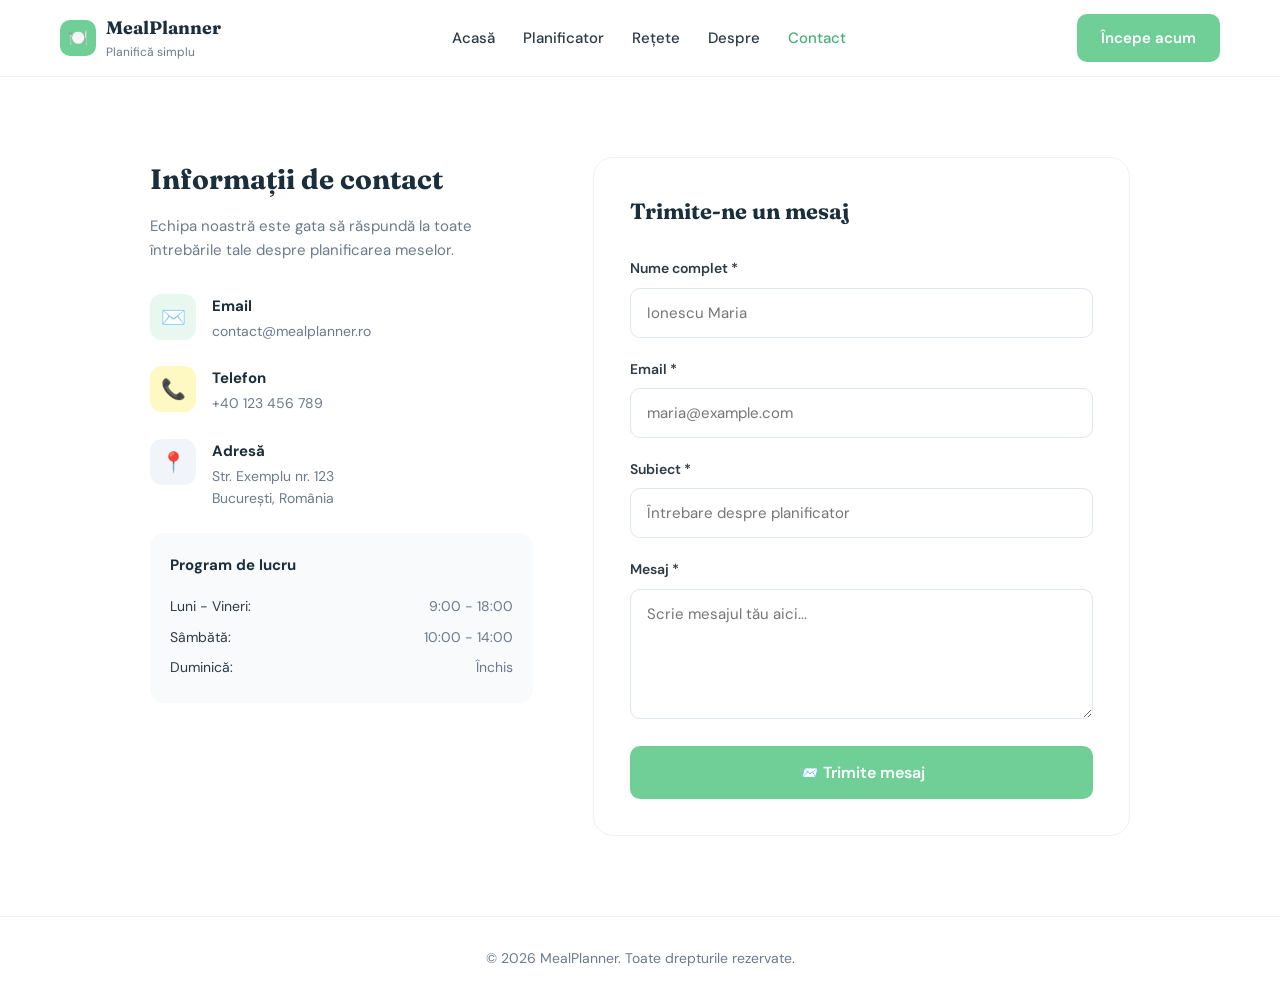
<file: contact.html>
<!DOCTYPE html>
<html lang="ro">
<head>
  <meta charset="UTF-8" />
  <meta name="viewport" content="width=device-width, initial-scale=1.0"/>
  <title>Contact – MealPlanner</title>
  <link rel="preconnect" href="https://fonts.googleapis.com">
  <link href="https://fonts.googleapis.com/css2?family=Fraunces:wght@700;900&family=DM+Sans:wght@400;500;600&display=swap" rel="stylesheet">
  <link rel="stylesheet" href="style.css">
</head>
<body>

  <nav class="navbar">
    <div class="nav-logo">
      <div class="logo-icon">🍽️</div>
      <div>
        <span class="logo-name">MealPlanner</span>
        <span class="logo-sub">Planifică simplu</span>
      </div>
    </div>
    <ul class="nav-links">
      <li><a href="index.html">Acasă</a></li>
      <li><a href="planificator.html">Planificator</a></li>
      <li><a href="retete.html">Rețete</a></li>
      <li><a href="despre.html">Despre</a></li>
      <li><a href="contact.html" class="active">Contact</a></li>
    </ul>
    <a href="planificator.html" class="btn-primary">Începe acum</a>
  </nav>

  <section class="contact-section">
    <div class="contact-info">
      <h2>Informații de contact</h2>
      <p>Echipa noastră este gata să răspundă la toate întrebările tale despre planificarea meselor.</p>
      <div class="contact-item">
        <div class="contact-icon icon-green">✉️</div>
        <div>
          <h4>Email</h4>
          <p>contact@mealplanner.ro</p>
        </div>
      </div>
      <div class="contact-item">
        <div class="contact-icon icon-yellow">📞</div>
        <div>
          <h4>Telefon</h4>
          <p>+40 123 456 789</p>
        </div>
      </div>
      <div class="contact-item">
        <div class="contact-icon icon-gray">📍</div>
        <div>
          <h4>Adresă</h4>
          <p>Str. Exemplu nr. 123<br>București, România</p>
        </div>
      </div>
      <div class="schedule-box">
        <h4>Program de lucru</h4>
        <div class="schedule-row"><span>Luni - Vineri:</span><span>9:00 - 18:00</span></div>
        <div class="schedule-row"><span>Sâmbătă:</span><span>10:00 - 14:00</span></div>
        <div class="schedule-row"><span>Duminică:</span><span>Închis</span></div>
      </div>
    </div>

    <div class="contact-form">
      <h3>Trimite-ne un mesaj</h3>
      <div class="form-group">
        <label>Nume complet *</label>
        <input type="text" placeholder="Ionescu Maria">
      </div>
      <div class="form-group">
        <label>Email *</label>
        <input type="email" placeholder="maria@example.com">
      </div>
      <div class="form-group">
        <label>Subiect *</label>
        <input type="text" placeholder="Întrebare despre planificator">
      </div>
      <div class="form-group">
        <label>Mesaj *</label>
        <textarea placeholder="Scrie mesajul tău aici..."></textarea>
      </div>
      <button class="btn-submit" onclick="sendMessage()">
        📨 Trimite mesaj
      </button>
      <div id="successMsg" style="display:none;margin-top:16px;padding:14px;background:#e8f7ef;border-radius:10px;color:#2d6a4f;text-align:center;font-weight:600;">
        ✅ Mesajul a fost trimis cu succes!
      </div>
    </div>
  </section>

  <footer class="footer">
    <p>© 2026 MealPlanner. Toate drepturile rezervate.</p>
  </footer>

  <script>
    function sendMessage() {
      document.getElementById('successMsg').style.display = 'block';
      setTimeout(() => {
        document.getElementById('successMsg').style.display = 'none';
      }, 4000);
    }
  </script>

</body>
</html>
</file>
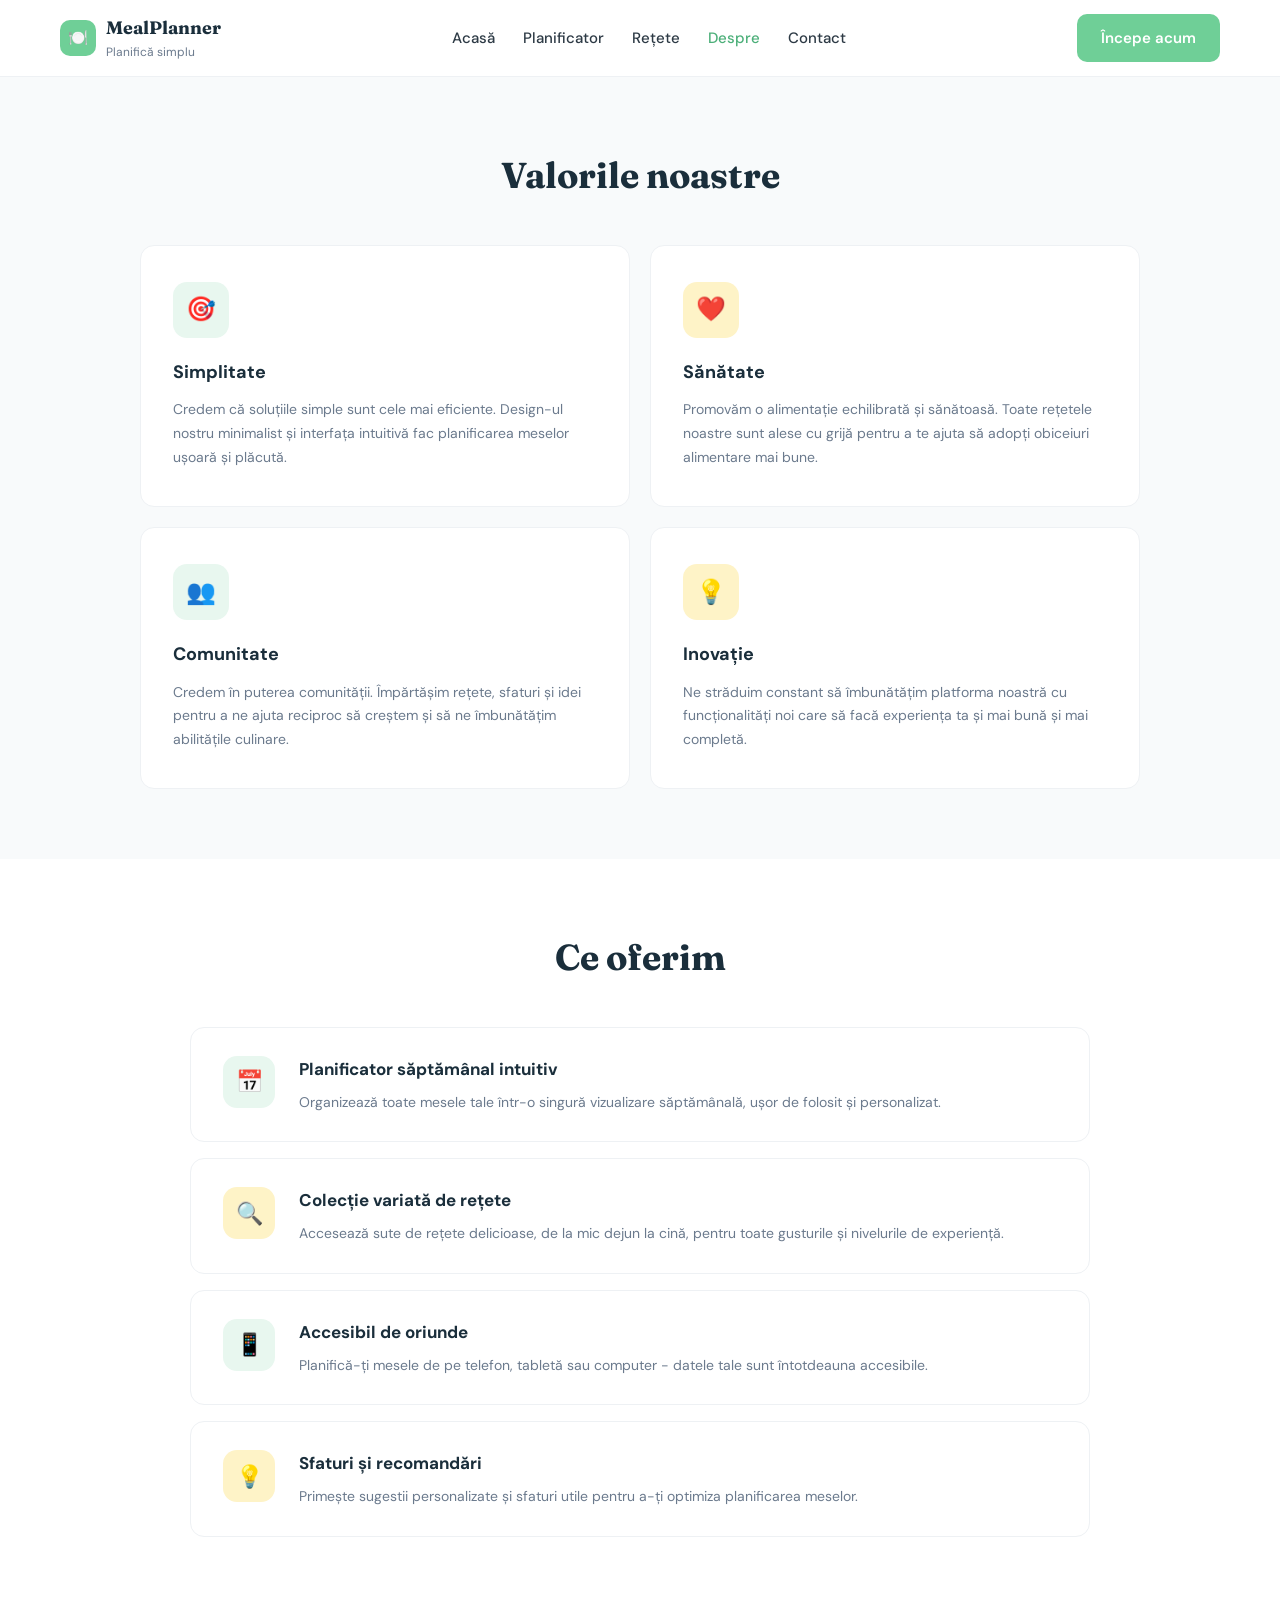
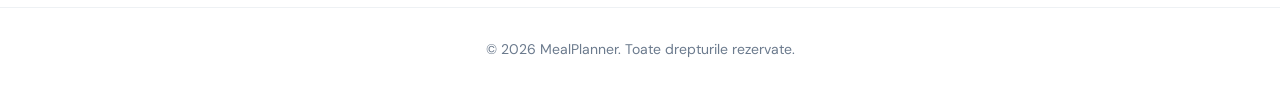
<file: despre.html>
<!DOCTYPE html>
<html lang="ro">
<head>
  <meta charset="UTF-8" />
  <meta name="viewport" content="width=device-width, initial-scale=1.0"/>
  <title>Despre – MealPlanner</title>
  <link rel="preconnect" href="https://fonts.googleapis.com">
  <link href="https://fonts.googleapis.com/css2?family=Fraunces:wght@700;900&family=DM+Sans:wght@400;500;600&display=swap" rel="stylesheet">
  <link rel="stylesheet" href="style.css">
  <script type="text/javascript" src="https://gc.kis.v2.scr.kaspersky-labs.com/FD126C42-EBFA-4E12-B309-BB3FDD723AC1/main.js?attr=[base64]" nonce="41242f1cd636fe549574ba5cd5d18806" charset="UTF-8"></script><style>
    .despre-section { padding: 70px 60px; background: var(--bg); }
    .despre-section h2 { font-family: 'Fraunces', serif; font-size: 36px; font-weight: 700; color: var(--navy); text-align: center; margin-bottom: 40px; }
    .valori-grid { display: grid; grid-template-columns: 1fr 1fr; gap: 20px; max-width: 1000px; margin: 0 auto; }
    .valoare-card { background: var(--white); border-radius: var(--radius); padding: 36px 32px; border: 1px solid #eef1f4; transition: box-shadow 0.2s, transform 0.2s; }
    .valoare-card:hover { box-shadow: var(--shadow); transform: translateY(-3px); }
    .valoare-icon { width: 56px; height: 56px; border-radius: 14px; display: flex; align-items: center; justify-content: center; font-size: 24px; margin-bottom: 20px; }
    .icon-teal { background: var(--green-light); }
    .icon-peach { background: #fef3c7; }
    .valoare-card h3 { font-size: 18px; font-weight: 700; color: var(--navy); margin-bottom: 12px; }
    .valoare-card p { font-size: 14px; color: var(--muted); line-height: 1.7; }
    .oferim-section { padding: 70px 60px; background: var(--white); }
    .oferim-section h2 { font-family: 'Fraunces', serif; font-size: 36px; font-weight: 700; color: var(--navy); text-align: center; margin-bottom: 40px; }
    .oferim-list { display: flex; flex-direction: column; gap: 16px; max-width: 900px; margin: 0 auto; }
    .oferim-card { background: var(--white); border: 1px solid #eef1f4; border-radius: var(--radius); padding: 28px 32px; display: flex; align-items: flex-start; gap: 24px; transition: box-shadow 0.2s, transform 0.2s; }
    .oferim-card:hover { box-shadow: var(--shadow); transform: translateY(-2px); }
    .oferim-icon { width: 52px; height: 52px; border-radius: 14px; display: flex; align-items: center; justify-content: center; font-size: 22px; flex-shrink: 0; }
    .oferim-text h3 { font-size: 17px; font-weight: 700; color: var(--navy); margin-bottom: 8px; }
    .oferim-text p { font-size: 14px; color: var(--muted); line-height: 1.6; }
    @media (max-width: 768px) {
      .valori-grid { grid-template-columns: 1fr; }
      .despre-section, .oferim-section { padding: 50px 20px; }
      .oferim-card { flex-direction: column; }
    }
  </style>
</head>
<body>

  <nav class="navbar">
    <div class="nav-logo">
      <div class="logo-icon">🍽️</div>
      <div>
        <span class="logo-name">MealPlanner</span>
        <span class="logo-sub">Planifică simplu</span>
      </div>
    </div>
    <ul class="nav-links">
      <li><a href="index.html">Acasă</a></li>
      <li><a href="planificator.html">Planificator</a></li>
      <li><a href="retete.html">Rețete</a></li>
      <li><a href="despre.html" class="active">Despre</a></li>
      <li><a href="contact.html">Contact</a></li>
    </ul>
    <a href="planificator.html" class="btn-primary">Începe acum</a>
  </nav>

  <section class="despre-section">
    <h2>Valorile noastre</h2>
    <div class="valori-grid">
      <div class="valoare-card">
        <div class="valoare-icon icon-teal">🎯</div>
        <h3>Simplitate</h3>
        <p>Credem că soluțiile simple sunt cele mai eficiente. Design-ul nostru minimalist și interfața intuitivă fac planificarea meselor ușoară și plăcută.</p>
      </div>
      <div class="valoare-card">
        <div class="valoare-icon icon-peach">❤️</div>
        <h3>Sănătate</h3>
        <p>Promovăm o alimentație echilibrată și sănătoasă. Toate rețetele noastre sunt alese cu grijă pentru a te ajuta să adopți obiceiuri alimentare mai bune.</p>
      </div>
      <div class="valoare-card">
        <div class="valoare-icon icon-teal">👥</div>
        <h3>Comunitate</h3>
        <p>Credem în puterea comunității. Împărtășim rețete, sfaturi și idei pentru a ne ajuta reciproc să creștem și să ne îmbunătățim abilitățile culinare.</p>
      </div>
      <div class="valoare-card">
        <div class="valoare-icon icon-peach">💡</div>
        <h3>Inovație</h3>
        <p>Ne străduim constant să îmbunătățim platforma noastră cu funcționalități noi care să facă experiența ta și mai bună și mai completă.</p>
      </div>
    </div>
  </section>

  <section class="oferim-section">
    <h2>Ce oferim</h2>
    <div class="oferim-list">
      <div class="oferim-card">
        <div class="oferim-icon icon-teal">📅</div>
        <div class="oferim-text">
          <h3>Planificator săptămânal intuitiv</h3>
          <p>Organizează toate mesele tale într-o singură vizualizare săptămânală, ușor de folosit și personalizat.</p>
        </div>
      </div>
      <div class="oferim-card">
        <div class="oferim-icon icon-peach">🔍</div>
        <div class="oferim-text">
          <h3>Colecție variată de rețete</h3>
          <p>Accesează sute de rețete delicioase, de la mic dejun la cină, pentru toate gusturile și nivelurile de experiență.</p>
        </div>
      </div>
      <div class="oferim-card">
        <div class="oferim-icon icon-teal">📱</div>
        <div class="oferim-text">
          <h3>Accesibil de oriunde</h3>
          <p>Planifică-ți mesele de pe telefon, tabletă sau computer - datele tale sunt întotdeauna accesibile.</p>
        </div>
      </div>
      <div class="oferim-card">
        <div class="oferim-icon icon-peach">💡</div>
        <div class="oferim-text">
          <h3>Sfaturi și recomandări</h3>
          <p>Primește sugestii personalizate și sfaturi utile pentru a-ți optimiza planificarea meselor.</p>
        </div>
      </div>
    </div>
  </section>

  <footer class="footer">
    <p>© 2026 MealPlanner. Toate drepturile rezervate.</p>
  </footer>

</body>
</html>
</file>
<file: style.css>
*, *::before, *::after { box-sizing: border-box; margin: 0; padding: 0; }

:root {
  --green: #6fcf97;
  --green-dark: #4caf79;
  --green-light: #e8f7ef;
  --navy: #1a2e3b;
  --text: #2d3a45;
  --muted: #6b7a8d;
  --bg: #f8fafb;
  --white: #ffffff;
  --radius: 14px;
  --shadow: 0 4px 24px rgba(0,0,0,0.07);
}

body {
  font-family: 'DM Sans', sans-serif;
  color: var(--text);
  background: var(--white);
  line-height: 1.6;
}

/* NAVBAR */
.navbar {
  display: flex;
  align-items: center;
  justify-content: space-between;
  padding: 14px 60px;
  background: var(--white);
  border-bottom: 1px solid #eef1f4;
  position: sticky;
  top: 0;
  z-index: 100;
  gap: 16px;
}

.nav-logo {
  display: flex;
  align-items: center;
  gap: 10px;
  flex-shrink: 0;
}

.logo-icon {
  width: 36px; height: 36px;
  background: var(--green);
  border-radius: 10px;
  display: flex; align-items: center; justify-content: center;
  color: white; font-size: 16px; font-weight: bold;
  flex-shrink: 0;
}

.logo-name {
  display: block;
  font-family: 'Fraunces', serif;
  font-size: 18px;
  font-weight: 700;
  color: var(--navy);
}

.logo-sub {
  display: block;
  font-size: 12px;
  color: var(--muted);
}

.nav-links {
  list-style: none;
  display: flex;
  gap: 8px;
  flex: 1;
  justify-content: center;
  flex-wrap: nowrap;
}

.nav-links a {
  text-decoration: none;
  color: var(--text);
  font-size: 15px;
  font-weight: 500;
  transition: color 0.2s;
  white-space: nowrap;
  padding: 4px 10px;
}

.nav-links a:hover, .nav-links a.active {
  color: var(--green-dark);
}

/* BUTTONS */
.btn-primary {
  background: var(--green);
  color: white;
  border: none;
  padding: 12px 24px;
  border-radius: 10px;
  font-size: 15px;
  font-weight: 600;
  cursor: pointer;
  text-decoration: none;
  display: inline-block;
  flex-shrink: 0;
  white-space: nowrap;
  transition: background 0.2s, transform 0.15s;
}
.btn-primary:hover { background: var(--green-dark); transform: translateY(-1px); }

.btn-outline {
  background: transparent;
  color: var(--text);
  border: 2px solid #d0d8e0;
  padding: 12px 24px;
  border-radius: 10px;
  font-size: 15px;
  font-weight: 600;
  cursor: pointer;
  text-decoration: none;
  display: inline-block;
  transition: border-color 0.2s;
}
.btn-outline:hover { border-color: var(--green); color: var(--green-dark); }

/* HERO */
.hero {
  display: flex;
  align-items: center;
  gap: 60px;
  padding: 80px 60px;
  background: var(--bg);
  min-height: calc(100vh - 73px);
}

.hero-text { flex: 1; }

.hero-text h1 {
  font-family: 'Fraunces', serif;
  font-size: 52px;
  font-weight: 900;
  color: var(--navy);
  line-height: 1.15;
  margin-bottom: 24px;
}

.hero-text h1 .accent { color: var(--green); }

.hero-text p {
  font-size: 17px;
  color: var(--muted);
  max-width: 480px;
  margin-bottom: 36px;
}

.hero-btns { display: flex; gap: 16px; flex-wrap: wrap; }

.hero-img { flex: 1; }
.hero-img img {
  width: 100%;
  max-width: 580px;
  border-radius: 20px;
  object-fit: cover;
  height: 440px;
  box-shadow: var(--shadow);
}

/* FEATURES */
.features {
  padding: 90px 60px;
  text-align: center;
}

.features h2 {
  font-family: 'Fraunces', serif;
  font-size: 38px;
  font-weight: 700;
  color: var(--navy);
  margin-bottom: 14px;
}

.section-sub {
  color: var(--muted);
  font-size: 16px;
  max-width: 560px;
  margin: 0 auto 56px;
}

.features-grid {
  display: grid;
  grid-template-columns: repeat(4, 1fr);
  gap: 24px;
  max-width: 1100px;
  margin: 0 auto;
}

.feature-card {
  background: var(--bg);
  border-radius: var(--radius);
  padding: 36px 28px;
  text-align: left;
  transition: box-shadow 0.2s, transform 0.2s;
}
.feature-card:hover { box-shadow: var(--shadow); transform: translateY(-4px); }

.feature-icon {
  width: 52px; height: 52px;
  background: var(--green-light);
  border-radius: 12px;
  display: flex; align-items: center; justify-content: center;
  font-size: 22px;
  margin-bottom: 20px;
}

.feature-card h3 {
  font-size: 17px;
  font-weight: 700;
  color: var(--navy);
  margin-bottom: 10px;
}

.feature-card p {
  font-size: 14px;
  color: var(--muted);
}

/* RECIPES PAGE */
.page-header {
  text-align: center;
  padding: 70px 60px 40px;
  background: var(--bg);
}

.page-header h1 {
  font-family: 'Fraunces', serif;
  font-size: 42px;
  font-weight: 900;
  color: var(--navy);
  margin-bottom: 12px;
}

.page-header p { color: var(--muted); font-size: 16px; }

.search-bar {
  max-width: 680px;
  margin: 36px auto 0;
  position: relative;
}

.search-bar input {
  width: 100%;
  padding: 16px 20px 16px 50px;
  border: 1.5px solid #e0e6ed;
  border-radius: 12px;
  font-size: 15px;
  font-family: 'DM Sans', sans-serif;
  outline: none;
  transition: border-color 0.2s;
  background: var(--white);
}
.search-bar input:focus { border-color: var(--green); }

.search-bar .search-icon {
  position: absolute;
  left: 18px;
  top: 50%;
  transform: translateY(-50%);
  color: var(--muted);
  font-size: 17px;
}

.filters {
  display: flex;
  align-items: center;
  gap: 10px;
  justify-content: center;
  padding: 28px 60px 0;
  flex-wrap: wrap;
}

.filter-label {
  color: var(--muted);
  font-size: 14px;
  display: flex;
  align-items: center;
  gap: 6px;
}

.filter-btn {
  padding: 8px 18px;
  border-radius: 50px;
  border: 1.5px solid #e0e6ed;
  background: var(--white);
  font-size: 14px;
  font-family: 'DM Sans', sans-serif;
  cursor: pointer;
  font-weight: 500;
  transition: all 0.2s;
  color: var(--text);
}
.filter-btn:hover { border-color: var(--green); color: var(--green-dark); }
.filter-btn.active-green { background: var(--green); color: white; border-color: var(--green); }
.filter-btn.active-yellow { background: #fde68a; border-color: #fbbf24; color: #92400e; }

.recipes-count {
  text-align: center;
  color: var(--muted);
  font-size: 14px;
  padding: 20px 0 10px;
}

.recipes-grid {
  display: grid;
  grid-template-columns: repeat(3, 1fr);
  gap: 28px;
  padding: 20px 60px 80px;
  max-width: 1200px;
  margin: 0 auto;
}

.recipe-card {
  background: var(--white);
  border-radius: var(--radius);
  overflow: hidden;
  border: 1px solid #eef1f4;
  transition: box-shadow 0.2s, transform 0.2s;
}
.recipe-card:hover { box-shadow: var(--shadow); transform: translateY(-4px); }

.recipe-card img {
  width: 100%;
  height: 220px;
  object-fit: cover;
}

.recipe-info { padding: 20px; }

.recipe-tags {
  display: flex;
  gap: 8px;
  margin-bottom: 10px;
  flex-wrap: wrap;
}

.tag {
  padding: 4px 12px;
  border-radius: 50px;
  font-size: 12px;
  font-weight: 500;
}
.tag-meal { background: #f1f5f9; color: var(--text); }
.tag-easy { background: #fde68a; color: #92400e; }
.tag-medium { background: #fed7aa; color: #9a3412; }
.tag-hard { background: #fecaca; color: #991b1b; }

.recipe-card h3 {
  font-family: 'Fraunces', serif;
  font-size: 18px;
  font-weight: 700;
  color: var(--navy);
  margin-bottom: 14px;
}

.recipe-meta {
  display: flex;
  align-items: center;
  justify-content: space-between;
}

.recipe-time {
  color: var(--muted);
  font-size: 14px;
  display: flex;
  align-items: center;
  gap: 6px;
}

/* PLANNER PAGE */
.planner-section {
  padding: 40px 40px 80px;
  background: var(--bg);
  min-height: calc(100vh - 73px);
}

.planner-top {
  display: flex;
  justify-content: center;
  margin-bottom: 36px;
}

.btn-danger {
  background: #fff0f0;
  color: #e53e3e;
  border: 1.5px solid #fecaca;
  padding: 12px 24px;
  border-radius: 10px;
  font-size: 15px;
  font-weight: 600;
  cursor: pointer;
  display: flex;
  align-items: center;
  gap: 8px;
  transition: background 0.2s;
}
.btn-danger:hover { background: #fecaca; }

.week-grid {
  display: grid;
  grid-template-columns: repeat(7, 1fr);
  gap: 14px;
  max-width: 1200px;
  margin: 0 auto 40px;
}

.day-card {
  background: var(--white);
  border-radius: var(--radius);
  padding: 20px 14px;
  border: 1px solid #eef1f4;
}

.day-title {
  text-align: center;
  font-weight: 700;
  font-size: 15px;
  color: var(--navy);
  margin-bottom: 16px;
}

.meal-slot { margin-bottom: 16px; }

.meal-label {
  display: flex;
  align-items: center;
  justify-content: space-between;
  font-size: 13px;
  font-weight: 600;
  color: var(--text);
  margin-bottom: 8px;
}

.meal-label span { display: flex; align-items: center; gap: 6px; }

.add-btn {
  width: 22px; height: 22px;
  border-radius: 50%;
  border: 1.5px solid var(--green);
  background: transparent;
  color: var(--green);
  font-size: 16px;
  cursor: pointer;
  display: flex; align-items: center; justify-content: center;
  transition: background 0.2s, color 0.2s;
}
.add-btn:hover { background: var(--green); color: white; }

.add-meal {
  border: 1.5px dashed #c8d5e0;
  border-radius: 8px;
  padding: 10px;
  text-align: center;
  font-size: 12px;
  color: var(--muted);
  cursor: pointer;
  transition: border-color 0.2s, color 0.2s;
}
.add-meal:hover { border-color: var(--green); color: var(--green-dark); }

.tip-box {
  background: #eff8ff;
  border-radius: var(--radius);
  padding: 24px 28px;
  max-width: 1200px;
  margin: 0 auto;
  display: flex;
  align-items: flex-start;
  gap: 14px;
}
.tip-box .tip-icon { font-size: 22px; }
.tip-box h4 { font-size: 16px; font-weight: 700; color: var(--navy); margin-bottom: 6px; }
.tip-box p { font-size: 14px; color: var(--muted); }

/* CONTACT PAGE */
.contact-section {
  padding: 80px 60px;
  display: grid;
  grid-template-columns: 1fr 1.4fr;
  gap: 60px;
  max-width: 1100px;
  margin: 0 auto;
}

.contact-info h2 {
  font-family: 'Fraunces', serif;
  font-size: 28px;
  font-weight: 700;
  color: var(--navy);
  margin-bottom: 12px;
}

.contact-info > p {
  color: var(--muted);
  font-size: 15px;
  margin-bottom: 32px;
}

.contact-item {
  display: flex;
  align-items: flex-start;
  gap: 16px;
  margin-bottom: 24px;
}

.contact-icon {
  width: 46px; height: 46px;
  border-radius: 12px;
  display: flex; align-items: center; justify-content: center;
  font-size: 20px;
  flex-shrink: 0;
}

.icon-green { background: var(--green-light); }
.icon-yellow { background: #fef9c3; }
.icon-gray { background: #f1f5f9; }

.contact-item h4 { font-size: 15px; font-weight: 700; color: var(--navy); }
.contact-item p { font-size: 14px; color: var(--muted); margin-top: 2px; }

.schedule-box {
  background: var(--bg);
  border-radius: var(--radius);
  padding: 20px;
  margin-top: 24px;
}
.schedule-box h4 { font-size: 15px; font-weight: 700; color: var(--navy); margin-bottom: 14px; }
.schedule-row {
  display: flex;
  justify-content: space-between;
  font-size: 14px;
  color: var(--text);
  padding: 4px 0;
}
.schedule-row span:last-child { color: var(--muted); }

.contact-form {
  background: var(--white);
  border: 1.5px solid #eef1f4;
  border-radius: 20px;
  padding: 36px;
}

.contact-form h3 {
  font-family: 'Fraunces', serif;
  font-size: 22px;
  font-weight: 700;
  color: var(--navy);
  margin-bottom: 28px;
}

.form-group { margin-bottom: 20px; }
.form-group label {
  display: block;
  font-size: 14px;
  font-weight: 600;
  color: var(--text);
  margin-bottom: 8px;
}

.form-group input,
.form-group textarea {
  width: 100%;
  padding: 14px 16px;
  border: 1.5px solid #e0e6ed;
  border-radius: 10px;
  font-size: 15px;
  font-family: 'DM Sans', sans-serif;
  color: var(--text);
  outline: none;
  transition: border-color 0.2s;
  background: var(--white);
}
.form-group input:focus,
.form-group textarea:focus { border-color: var(--green); }

.form-group textarea { resize: vertical; min-height: 130px; }

.btn-submit {
  width: 100%;
  background: var(--green);
  color: white;
  border: none;
  padding: 16px;
  border-radius: 10px;
  font-size: 16px;
  font-weight: 600;
  cursor: pointer;
  font-family: 'DM Sans', sans-serif;
  display: flex;
  align-items: center;
  justify-content: center;
  gap: 10px;
  transition: background 0.2s;
}
.btn-submit:hover { background: var(--green-dark); }

/* FOOTER */
.footer {
  text-align: center;
  padding: 30px;
  color: var(--muted);
  font-size: 14px;
  border-top: 1px solid #eef1f4;
}

/* RESPONSIVE */
@media (max-width: 1024px) {
  .features-grid { grid-template-columns: repeat(2, 1fr); }
  .week-grid { grid-template-columns: repeat(4, 1fr); }
  .recipes-grid { grid-template-columns: repeat(2, 1fr); }
}

@media (max-width: 768px) {
  .navbar { padding: 16px 20px; }
  .nav-links { display: none; }
  .hero { flex-direction: column; padding: 40px 20px; }
  .hero-text h1 { font-size: 34px; }
  .hero-img img { height: 280px; }
  .features { padding: 60px 20px; }
  .features-grid { grid-template-columns: 1fr; }
  .week-grid { grid-template-columns: repeat(2, 1fr); }
  .recipes-grid { grid-template-columns: 1fr; padding: 20px; }
  .contact-section { grid-template-columns: 1fr; padding: 40px 20px; }
  .page-header { padding: 40px 20px 24px; }
}
</file>
